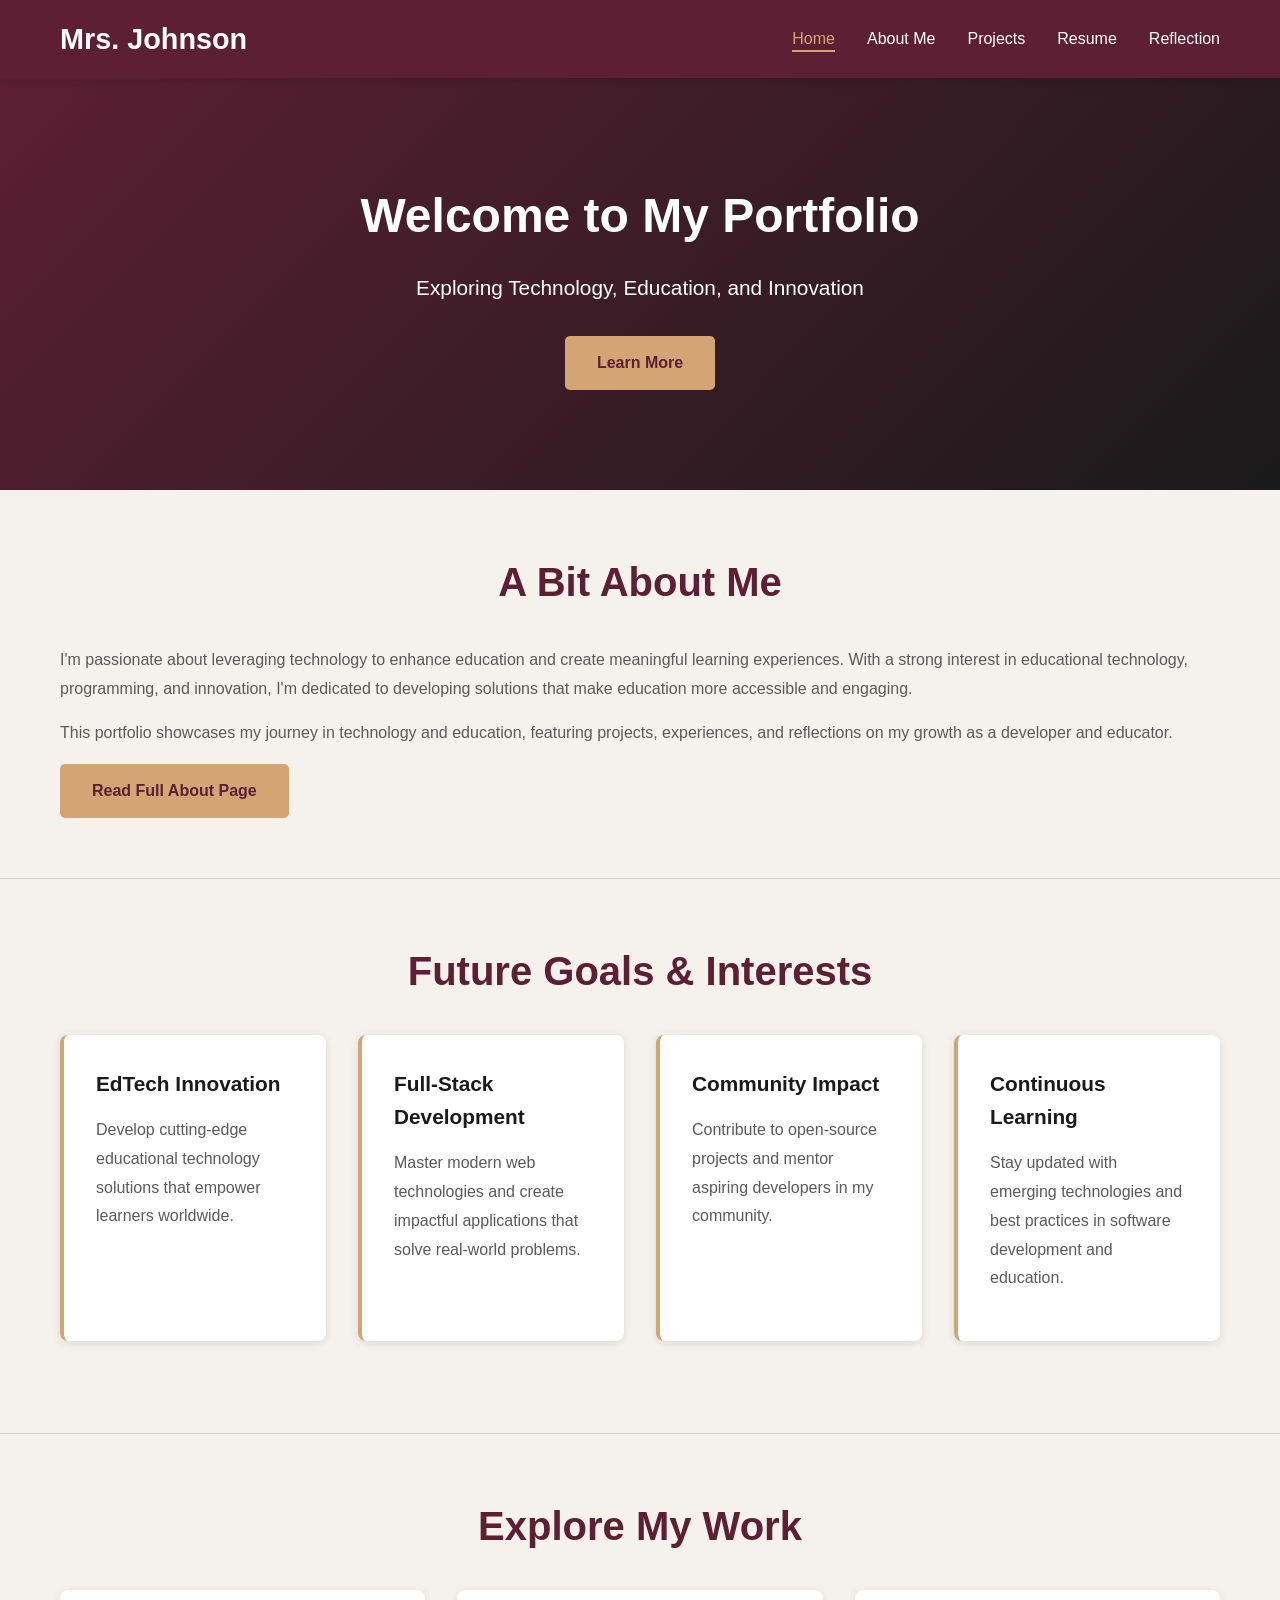
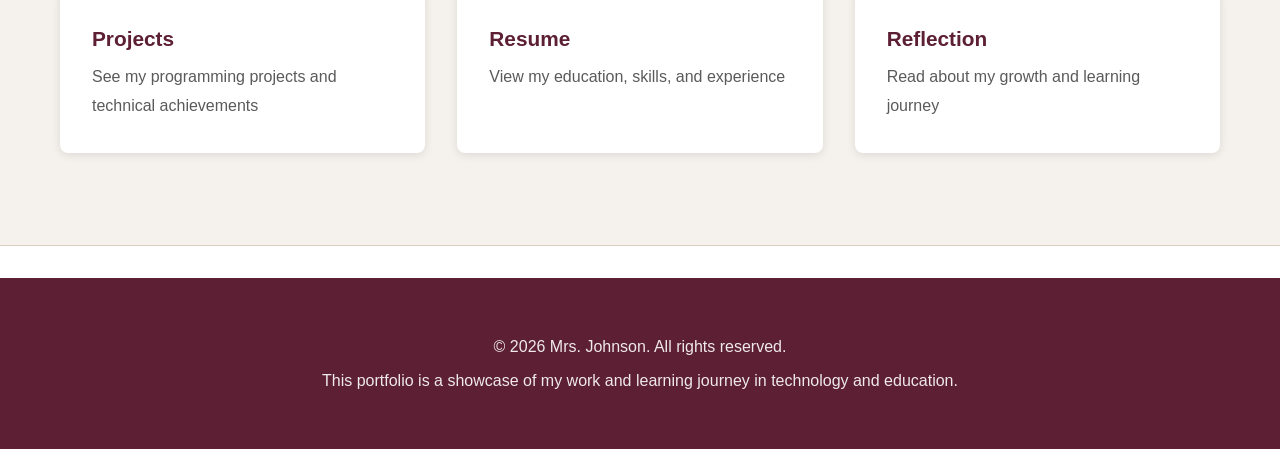
<file: index.html>
<!DOCTYPE html>
<html lang="en">
<head>
    <meta charset="UTF-8">
    <meta name="viewport" content="width=device-width, initial-scale=1.0">
    <title>Mrs. Johnson - EdTech Portfolio</title>
    <link rel="stylesheet" href="styles.css">
</head>
<body>
    <nav class="navbar">
        <div class="container">
            <div class="logo">Mrs. Johnson</div>
            <ul class="nav-links">
                <li><a href="index.html" class="active">Home</a></li>
                <li><a href="about.html">About Me</a></li>
                <li><a href="projects.html">Projects</a></li>
                <li><a href="resume.html">Resume</a></li>
                <li><a href="reflection.html">Reflection</a></li>
            </ul>
        </div>
    </nav>

    <header class="hero">
        <div class="hero-content">
            <h1>Welcome to My Portfolio</h1>
            <p>Exploring Technology, Education, and Innovation</p>
            <a href="#about-preview" class="cta-button">Learn More</a>
        </div>
    </header>

    <section id="about-preview" class="preview-section">
        <div class="container">
            <h2>A Bit About Me</h2>
            <p>
                I'm passionate about leveraging technology to enhance education and create meaningful learning experiences. 
                With a strong interest in educational technology, programming, and innovation, I'm dedicated to developing 
                solutions that make education more accessible and engaging.
            </p>
            <p>
                This portfolio showcases my journey in technology and education, featuring projects, experiences, and reflections 
                on my growth as a developer and educator.
            </p>
            <a href="about.html" class="btn">Read Full About Page</a>
        </div>
    </section>

    <section class="goals-section">
        <div class="container">
            <h2>Future Goals & Interests</h2>
            <div class="goals-grid">
                <div class="goal-card">
                    <h3>EdTech Innovation</h3>
                    <p>Develop cutting-edge educational technology solutions that empower learners worldwide.</p>
                </div>
                <div class="goal-card">
                    <h3>Full-Stack Development</h3>
                    <p>Master modern web technologies and create impactful applications that solve real-world problems.</p>
                </div>
                <div class="goal-card">
                    <h3>Community Impact</h3>
                    <p>Contribute to open-source projects and mentor aspiring developers in my community.</p>
                </div>
                <div class="goal-card">
                    <h3>Continuous Learning</h3>
                    <p>Stay updated with emerging technologies and best practices in software development and education.</p>
                </div>
            </div>
        </div>
    </section>

    <section class="quick-nav">
        <div class="container">
            <h2>Explore My Work</h2>
            <div class="quick-nav-links">
                <a href="projects.html" class="quick-link">
                    <h3>Projects</h3>
                    <p>See my programming projects and technical achievements</p>
                </a>
                <a href="resume.html" class="quick-link">
                    <h3>Resume</h3>
                    <p>View my education, skills, and experience</p>
                </a>
                <a href="reflection.html" class="quick-link">
                    <h3>Reflection</h3>
                    <p>Read about my growth and learning journey</p>
                </a>
            </div>
        </div>
    </section>

    <footer>
        <div class="container">
            <p>&copy; 2026 Mrs. Johnson. All rights reserved.</p>
            <p>This portfolio is a showcase of my work and learning journey in technology and education.</p>
        </div>
    </footer>
</body>
</html>
</file>
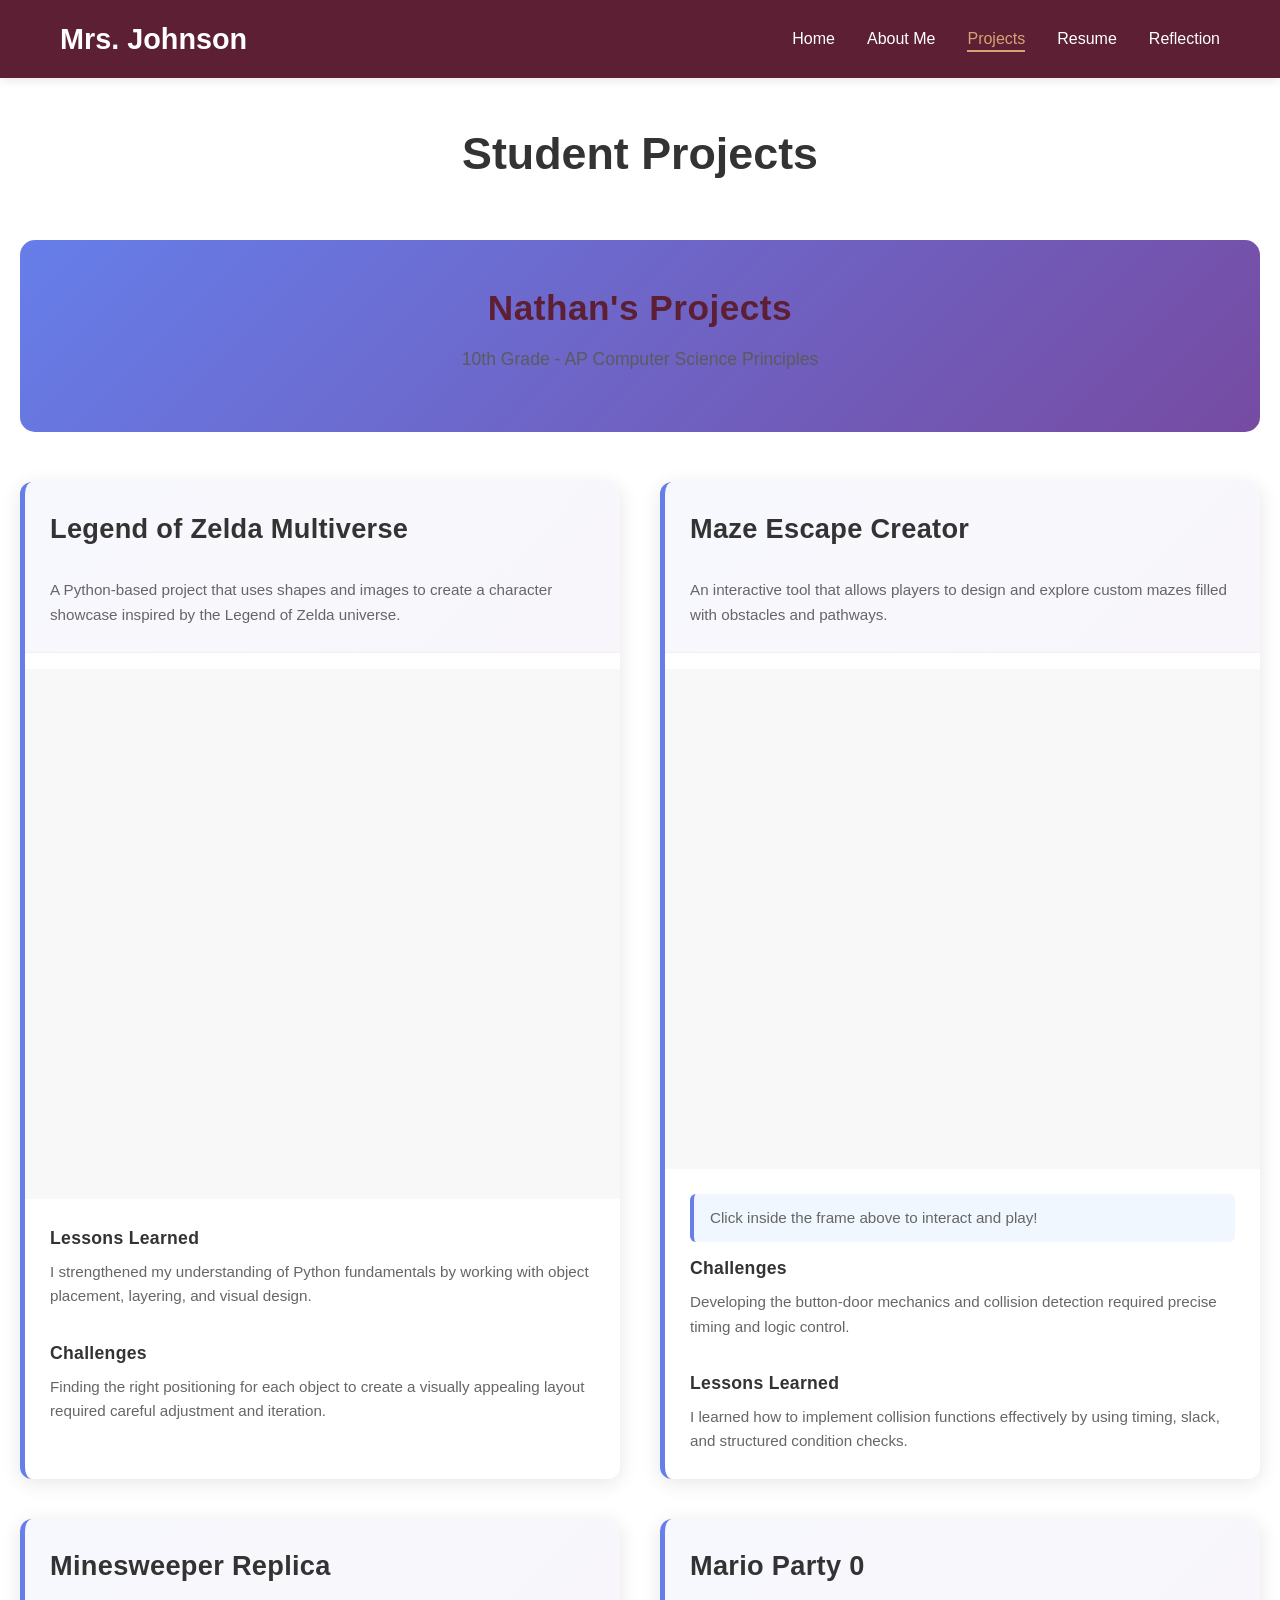
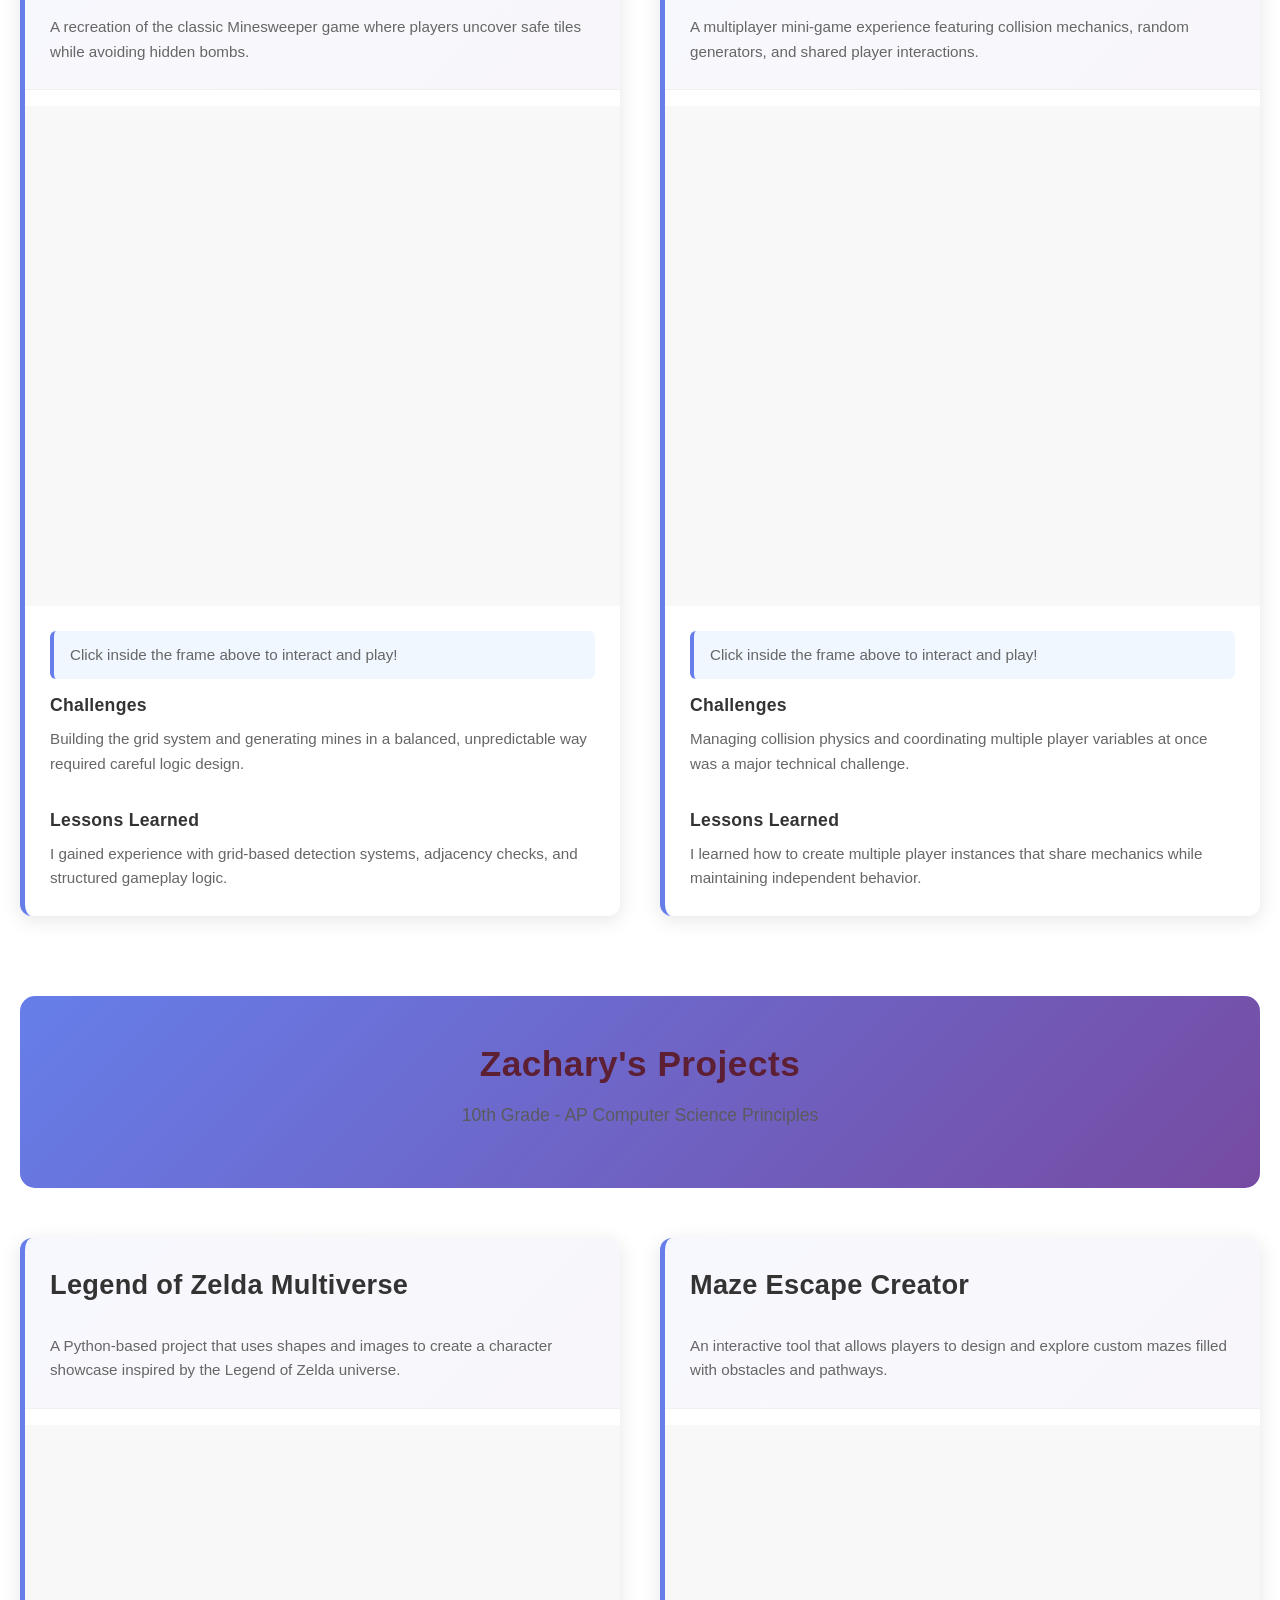
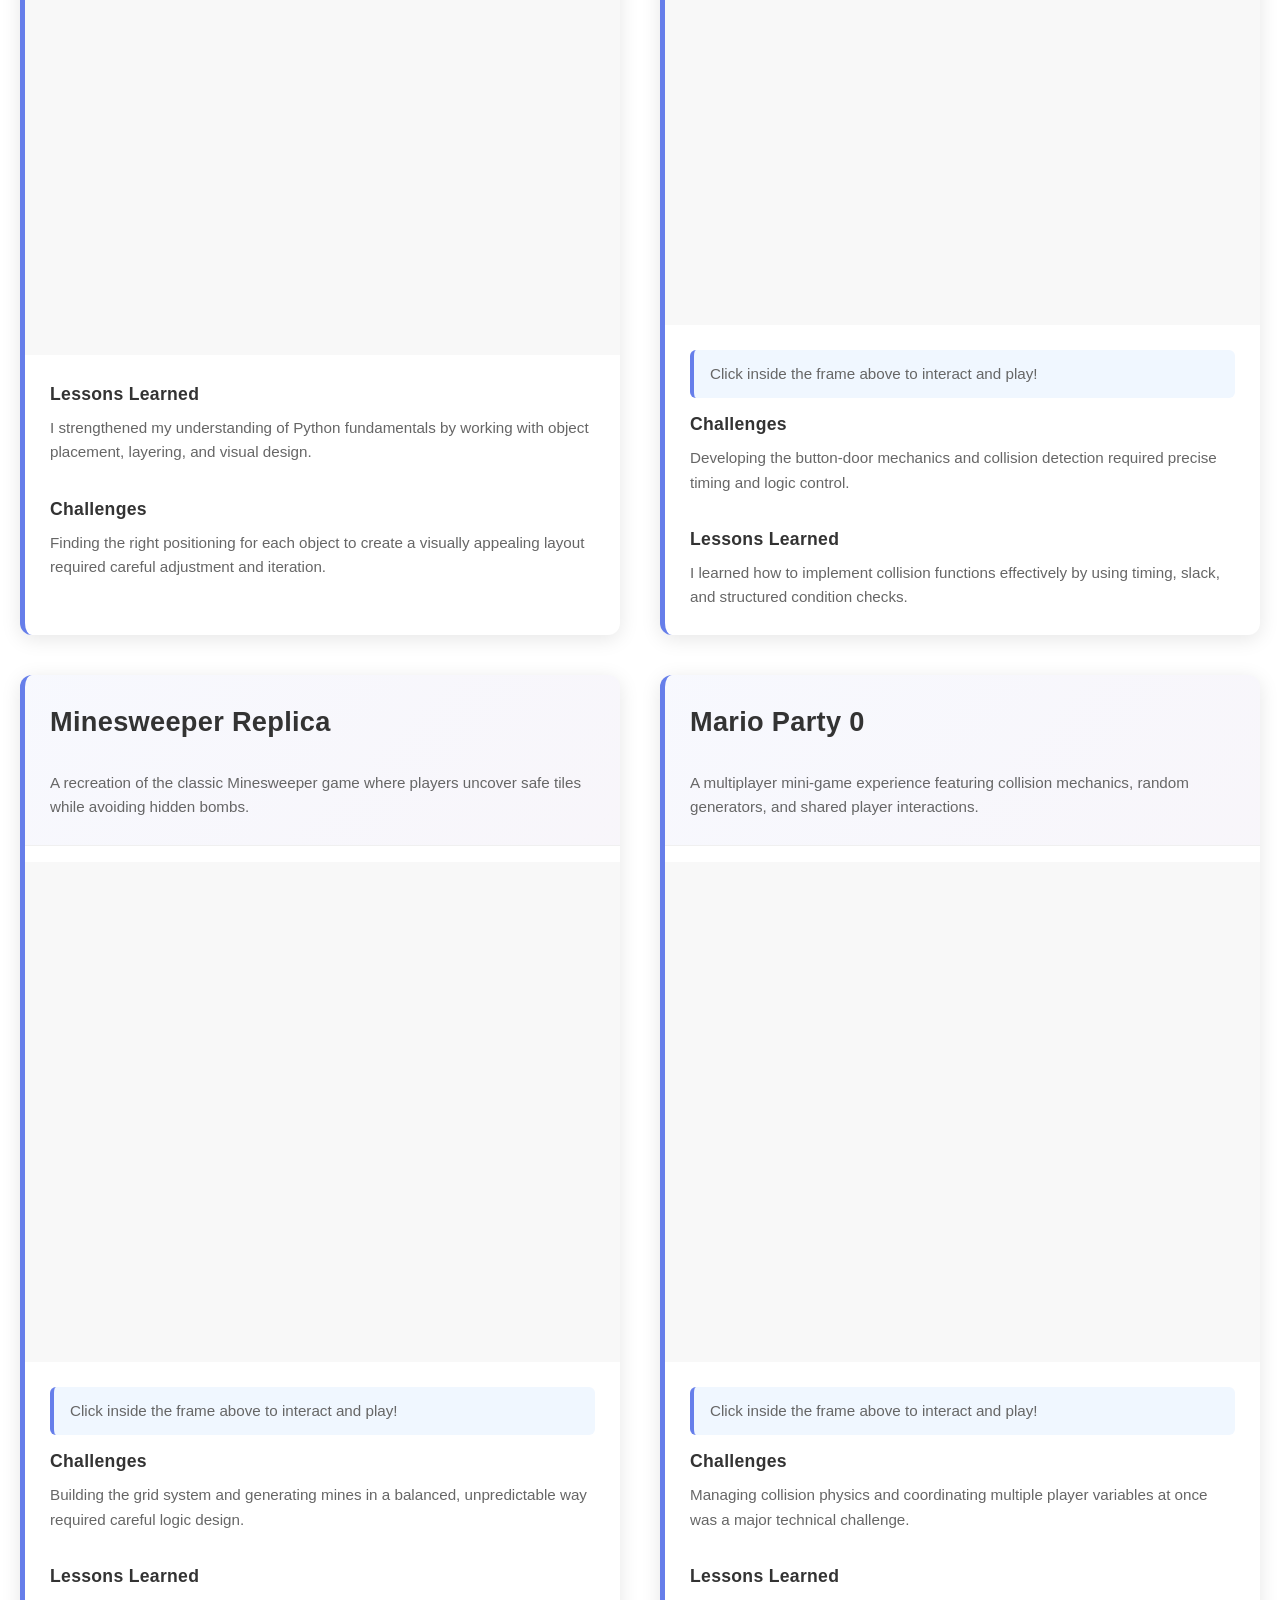
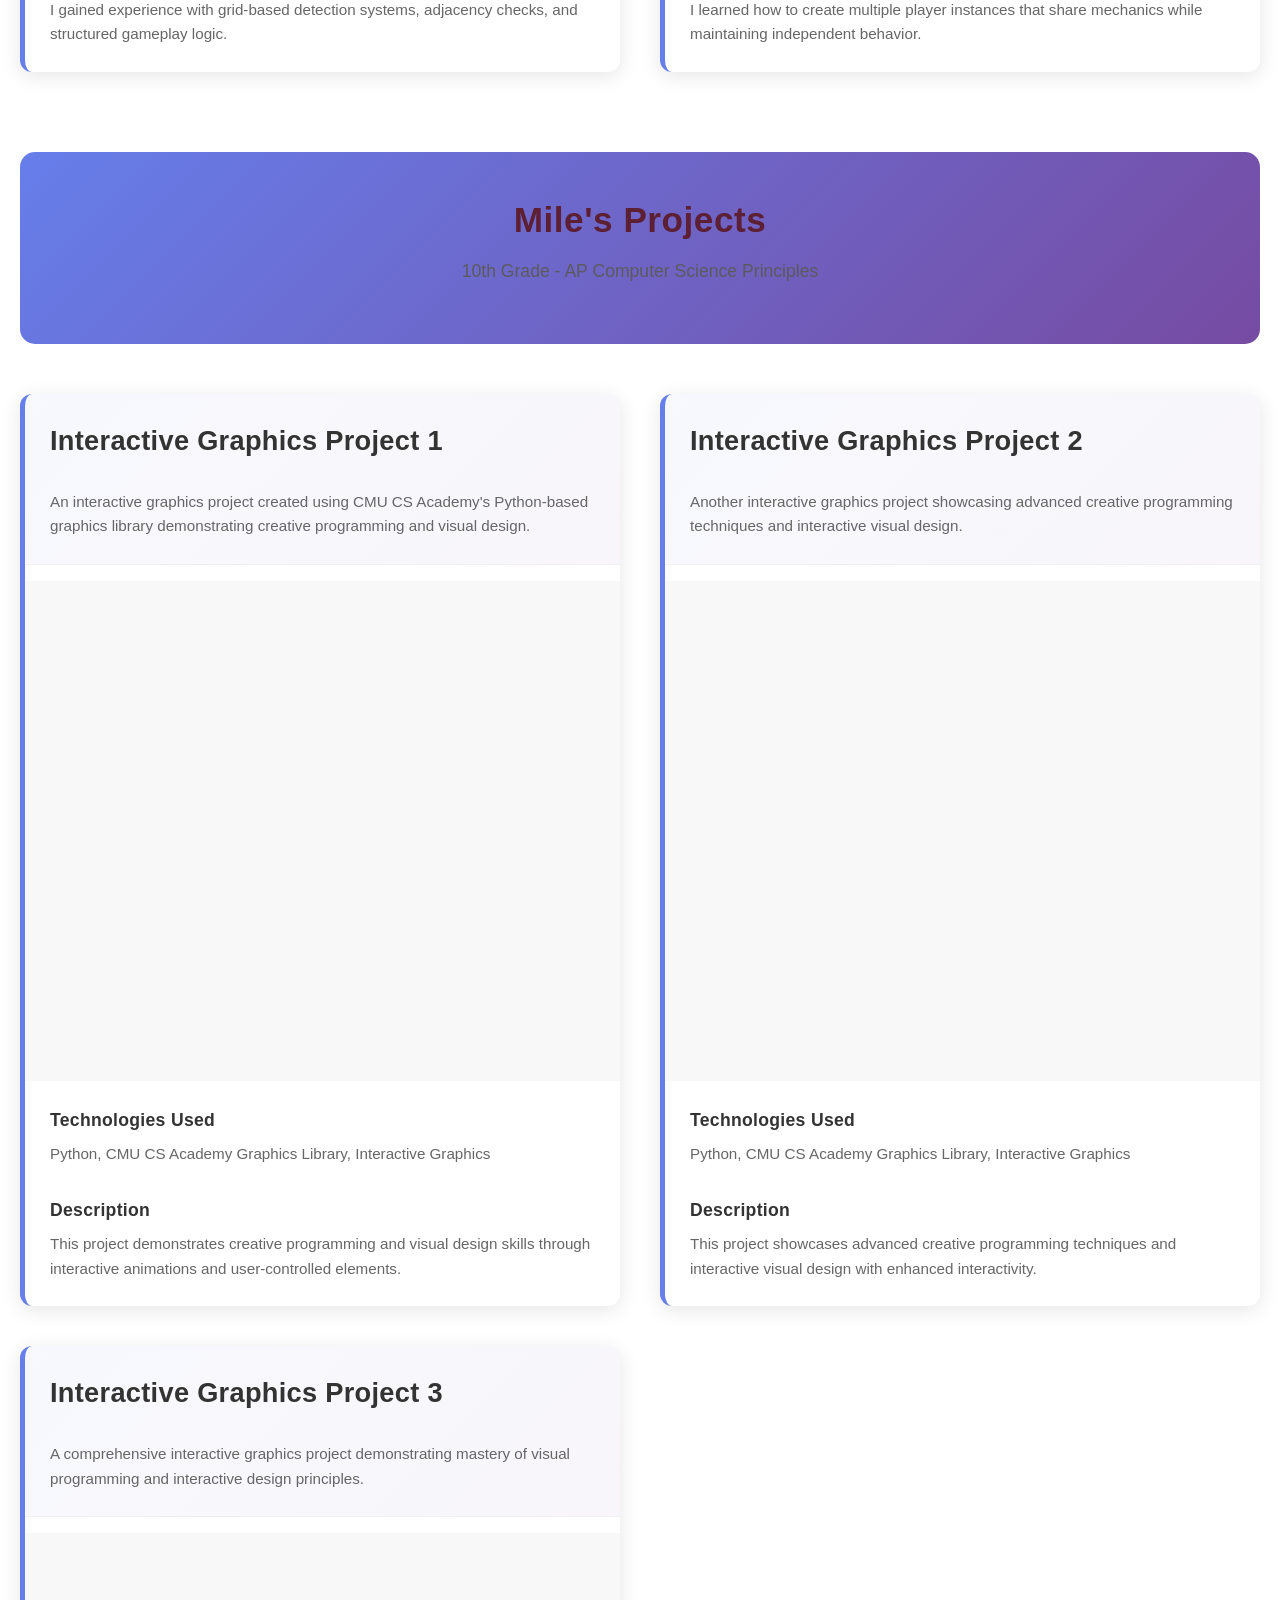
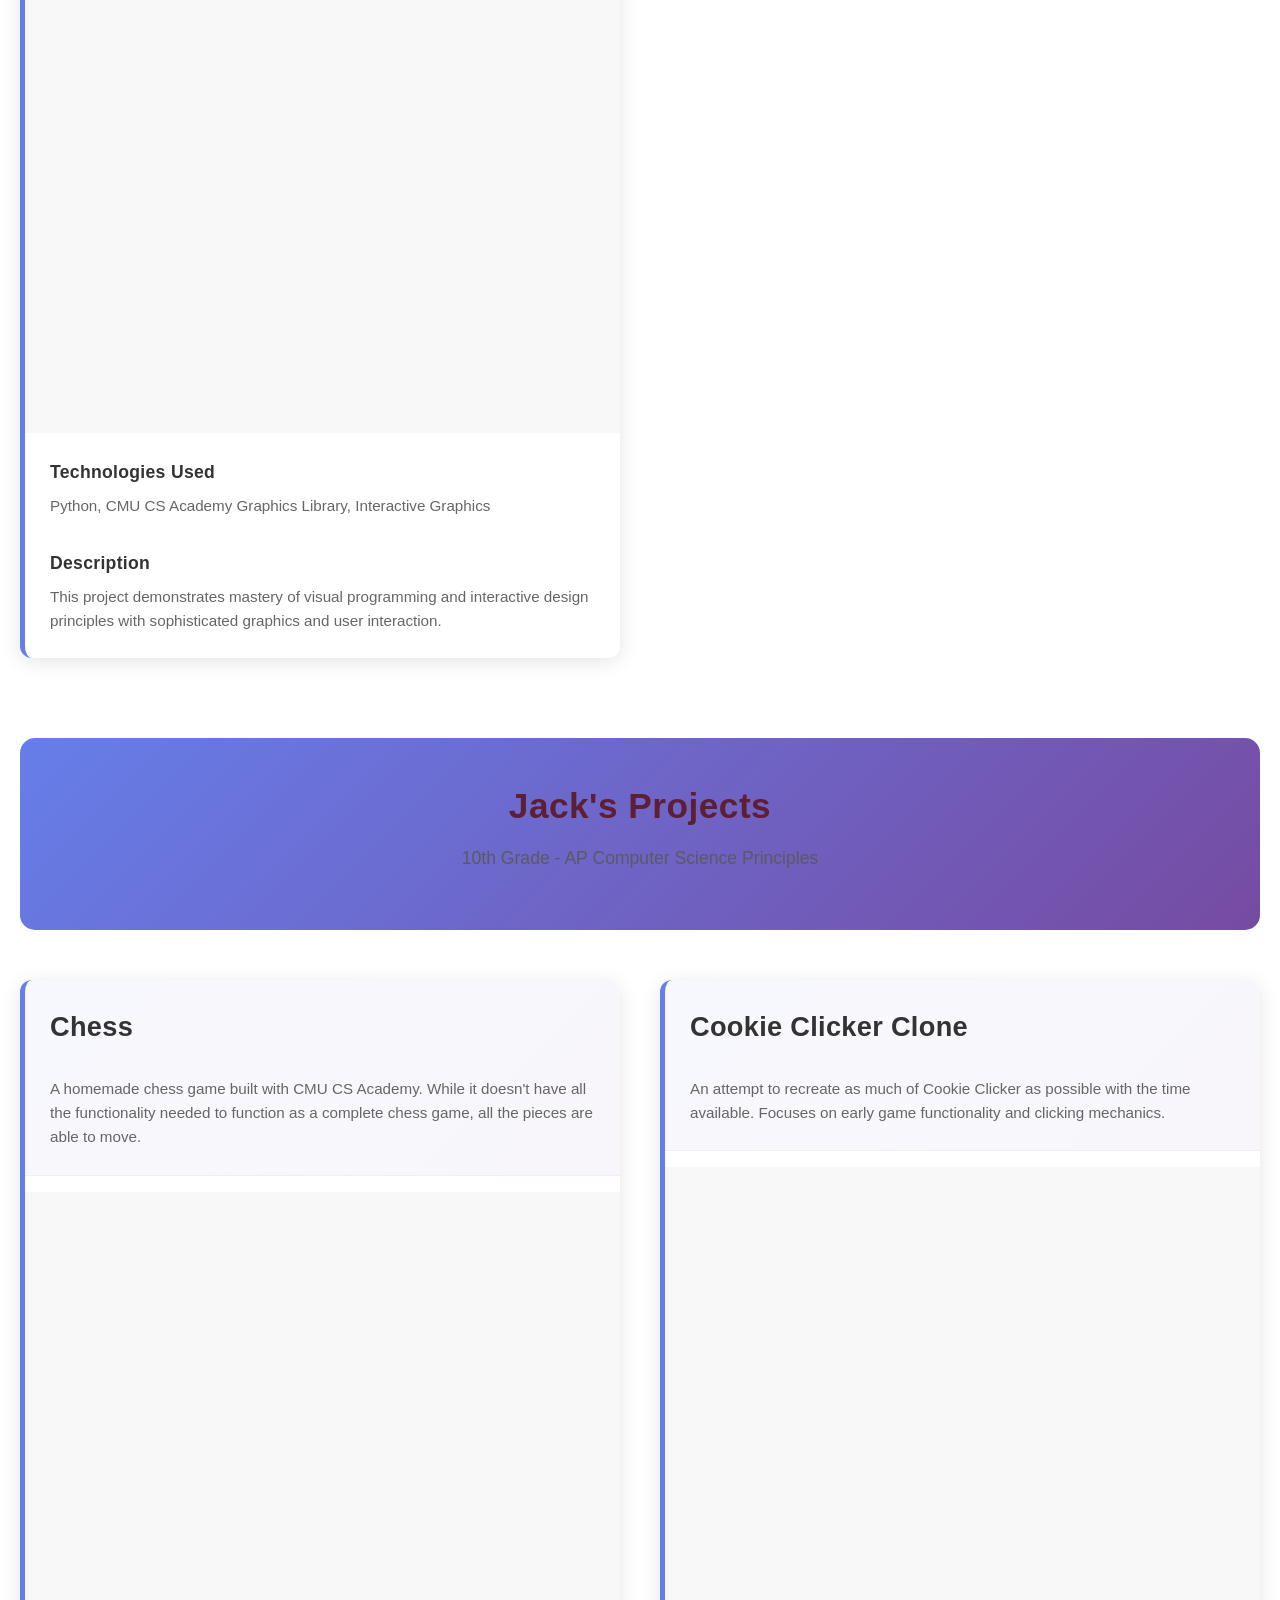
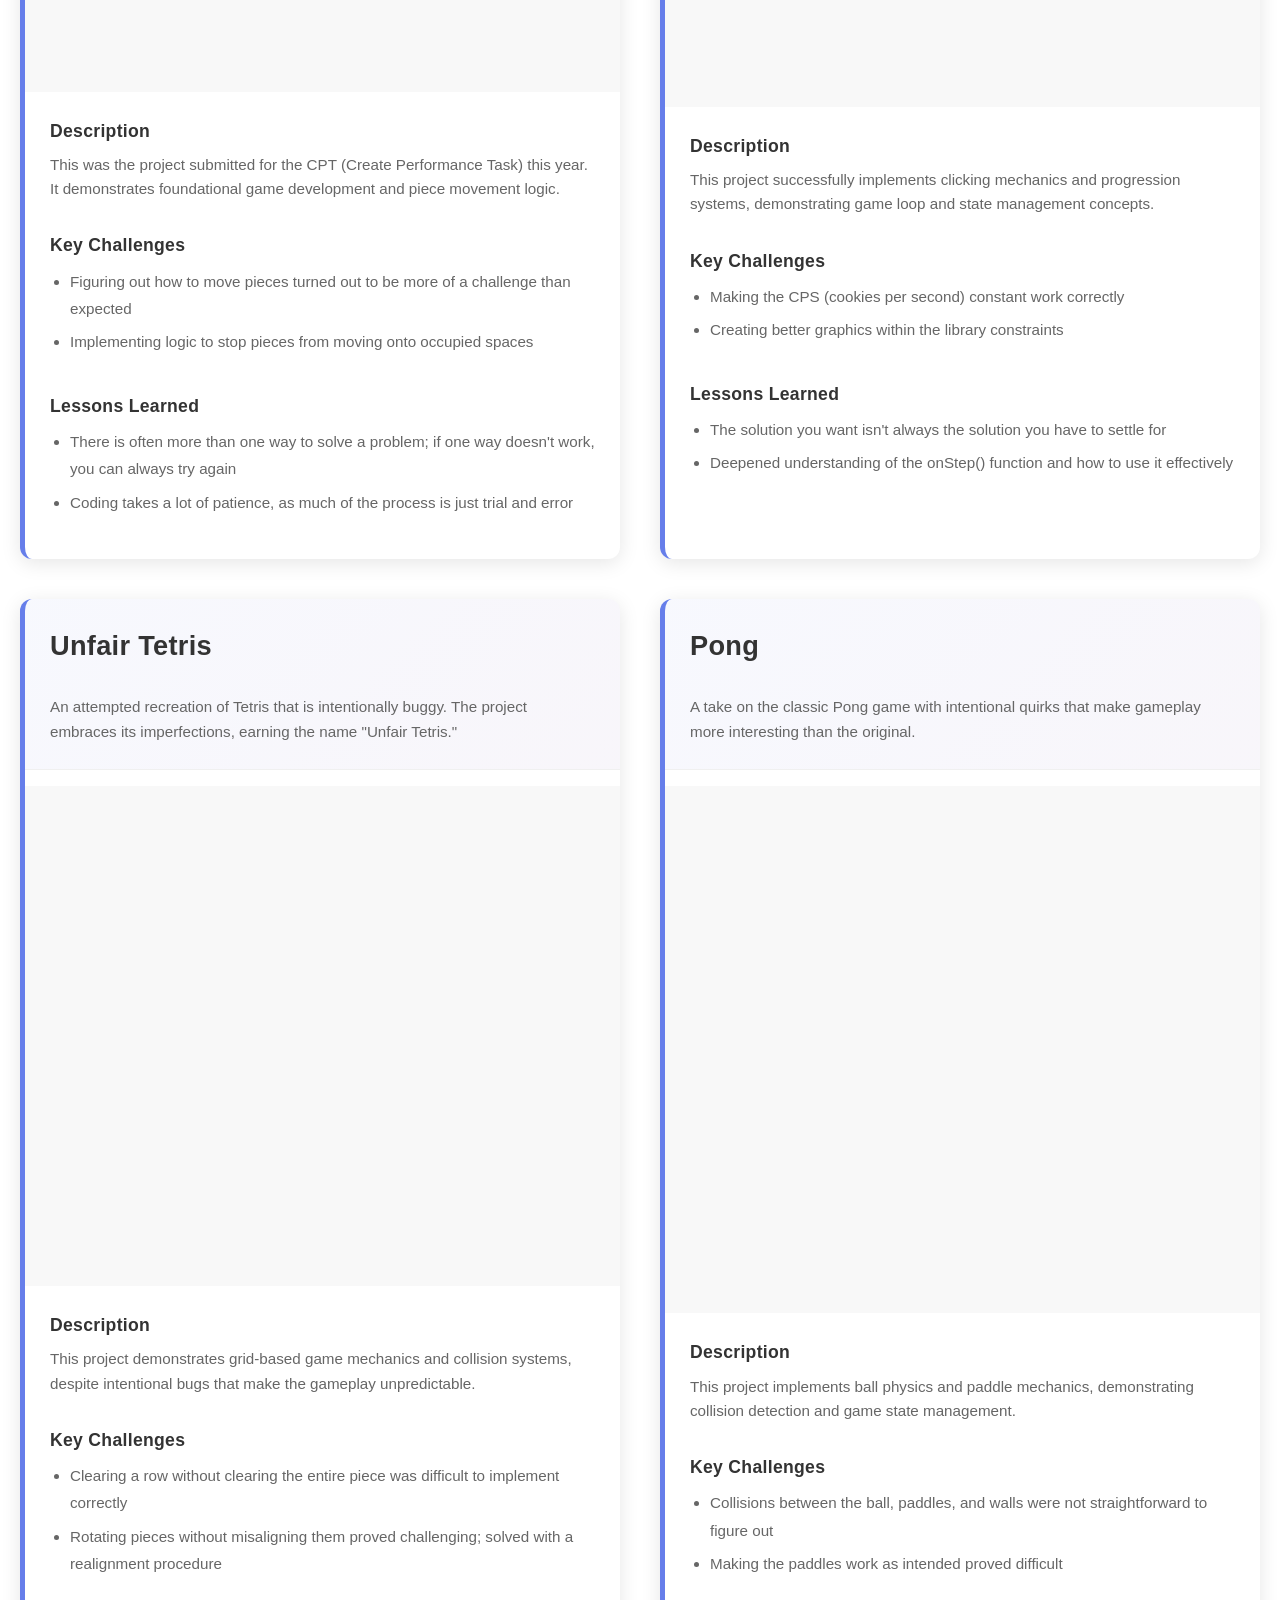
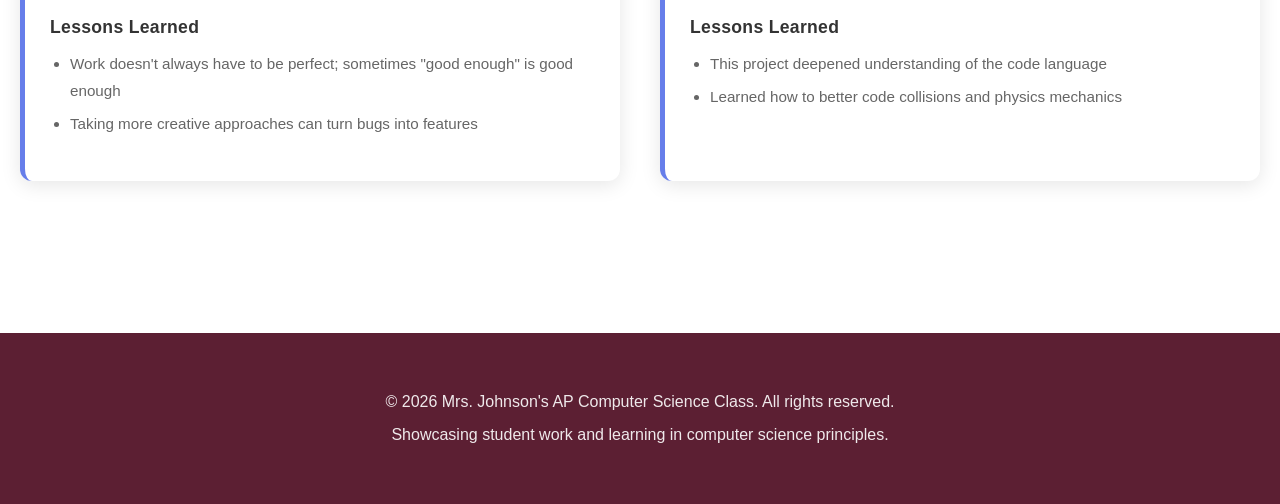
<file: projects.html>
<!DOCTYPE html>
<html lang="en">
<head>
    <meta charset="UTF-8">
    <meta name="viewport" content="width=device-width, initial-scale=1.0">
    <title>Student Projects - AP Computer Science</title>
    <link rel="stylesheet" href="styles.css">
    <style>
        /* Enhanced Project Page Styling */
        main {
            max-width: 1400px;
            margin: 0 auto;
            padding: 40px 20px;
        }

        main > h1 {
            text-align: center;
            font-size: 2.8rem;
            margin-bottom: 50px;
            color: #333;
            font-weight: 700;
        }

        /* Student Section Styling */
        .student-section {
            margin-bottom: 80px;
        }

        .student-header {
            text-align: center;
            margin-bottom: 50px;
            padding: 40px 20px;
            background: linear-gradient(135deg, #667eea 0%, #764ba2 100%);
            border-radius: 15px;
            color: white;
        }

        .student-header h2 {
            font-size: 2.2rem;
            margin-bottom: 8px;
            font-weight: 700;
            letter-spacing: 0.5px;
        }

        .student-header p {
            font-size: 1.1rem;
            opacity: 0.95;
            font-weight: 300;
        }

        /* Projects Grid */
        .projects-grid {
            display: grid;
            grid-template-columns: repeat(auto-fit, minmax(520px, 1fr));
            gap: 40px;
            margin-bottom: 60px;
        }

        .project {
            background: white;
            border-radius: 12px;
            overflow: hidden;
            box-shadow: 0 4px 20px rgba(0, 0, 0, 0.1);
            transition: all 0.3s ease;
            border-left: 5px solid #667eea;
            display: flex;
            flex-direction: column;
        }

        .project:hover {
            transform: translateY(-8px);
            box-shadow: 0 12px 35px rgba(0, 0, 0, 0.15);
            border-left-color: #764ba2;
        }

        .project-header {
            padding: 25px;
            background: linear-gradient(135deg, rgba(102, 126, 234, 0.05) 0%, rgba(118, 75, 162, 0.05) 100%);
            border-bottom: 1px solid #f0f0f0;
        }

        .project h2 {
            color: #333;
            font-size: 1.7rem;
            margin: 0 0 12px 0;
            font-weight: 700;
            letter-spacing: 0.3px;
        }

        .project > p:first-of-type {
            color: #666;
            font-size: 0.95rem;
            margin: 0;
            line-height: 1.6;
            font-weight: 300;
        }

        .game-container {
            width: 100%;
            height: 500px;
            background: #f8f8f8;
            flex-grow: 1;
            overflow: hidden;
        }

        .game-container iframe {
            width: 100%;
            height: 100%;
            border: none;
        }

        .project-content {
            padding: 25px;
            flex-grow: 1;
            display: flex;
            flex-direction: column;
        }

        .game-tip {
            background: #f0f7ff;
            padding: 12px 16px;
            border-radius: 6px;
            font-size: 0.9rem;
            color: #555;
            margin-bottom: 20px;
            border-left: 4px solid #667eea;
            font-weight: 300;
        }

        .project h3 {
            color: #333;
            font-size: 1.1rem;
            margin-top: 18px;
            margin-bottom: 8px;
            font-weight: 600;
            letter-spacing: 0.3px;
        }

        .project h3:first-of-type {
            margin-top: 0;
        }

        .project p {
            color: #666;
            line-height: 1.6;
            margin-bottom: 12px;
            font-size: 0.95rem;
            font-weight: 300;
        }

        .project ul {
            color: #666;
            line-height: 1.8;
            font-size: 0.95rem;
            font-weight: 300;
            margin: 0 0 12px 0;
            padding-left: 20px;
        }

        .project ul li {
            margin-bottom: 6px;
        }

        .project p:last-child {
            margin-bottom: 0;
        }

        /* Responsive Design */
        @media (max-width: 1024px) {
            .projects-grid {
                grid-template-columns: 1fr;
            }
        }

        @media (max-width: 768px) {
            main {
                padding: 20px 15px;
            }

            main > h1 {
                font-size: 2rem;
                margin-bottom: 30px;
            }

            .student-header {
                padding: 30px 20px;
                margin-bottom: 40px;
            }

            .student-header h2 {
                font-size: 1.8rem;
            }

            .student-header p {
                font-size: 1rem;
            }

            .projects-grid {
                gap: 30px;
            }

            .game-container {
                height: 400px;
            }

            .project {
                border-radius: 10px;
            }

            .project-header,
            .project-content {
                padding: 20px;
            }

            .project h2 {
                font-size: 1.4rem;
            }
        }

        @media (max-width: 480px) {
            main {
                padding: 15px 10px;
            }

            main > h1 {
                font-size: 1.6rem;
                margin-bottom: 25px;
            }

            .student-header {
                padding: 20px 15px;
            }

            .student-header h2 {
                font-size: 1.4rem;
            }

            .student-header p {
                font-size: 0.95rem;
            }

            .projects-grid {
                gap: 20px;
            }

            .game-container {
                height: 300px;
            }

            .project-header,
            .project-content {
                padding: 15px;
            }

            .project h2 {
                font-size: 1.2rem;
            }

            .project h3 {
                font-size: 1rem;
            }
        }
    </style>
</head>
<body>
    <nav class="navbar">
        <div class="container">
            <div class="logo">Mrs. Johnson</div>
            <ul class="nav-links">
                <li><a href="index.html">Home</a></li>
                <li><a href="about.html">About Me</a></li>
                <li><a href="projects.html" class="active">Projects</a></li>
                <li><a href="resume.html">Resume</a></li>
                <li><a href="reflection.html">Reflection</a></li>
            </ul>
        </div>
    </nav>

    <main>
        <h1>Student Projects</h1>

        <!-- Nathan's Projects Section -->
        <section class="student-section">
            <div class="student-header">
                <h2>Nathan's Projects</h2>
                <p>10th Grade - AP Computer Science Principles</p>
            </div>

            <div class="projects-grid">
                <section class="project">
                    <div class="project-header">
                        <h2>Legend of Zelda Multiverse</h2>
                        <p>A Python-based project that uses shapes and images to create a character showcase inspired by the Legend of Zelda universe.</p>
                    </div>
                    <div class="game-container">
                        <iframe src="https://academy.cs.cmu.edu/sharing/cornflowerBlueChicken439105/embed"
                                title="Legend of Zelda Multiverse Game"></iframe>
                    </div>
                    <div class="project-content">
                        <h3>Lessons Learned</h3>
                        <p>I strengthened my understanding of Python fundamentals by working with object placement, layering, and visual design.</p>

                        <h3>Challenges</h3>
                        <p>Finding the right positioning for each object to create a visually appealing layout required careful adjustment and iteration.</p>
                    </div>
                </section>

                <section class="project">
                    <div class="project-header">
                        <h2>Maze Escape Creator</h2>
                        <p>An interactive tool that allows players to design and explore custom mazes filled with obstacles and pathways.</p>
                    </div>
                    <div class="game-container">
                        <iframe src="https://academy.cs.cmu.edu/sharing/azureFish930027/embed"
                                title="Maze Escape Creator Game"></iframe>
                    </div>
                    <div class="project-content">
                        <p class="game-tip">Click inside the frame above to interact and play!</p>

                        <h3>Challenges</h3>
                        <p>Developing the button‑door mechanics and collision detection required precise timing and logic control.</p>

                        <h3>Lessons Learned</h3>
                        <p>I learned how to implement collision functions effectively by using timing, slack, and structured condition checks.</p>
                    </div>
                </section>

                <section class="project">
                    <div class="project-header">
                        <h2>Minesweeper Replica</h2>
                        <p>A recreation of the classic Minesweeper game where players uncover safe tiles while avoiding hidden bombs.</p>
                    </div>
                    <div class="game-container">
                        <iframe src="https://academy.cs.cmu.edu/sharing/beigeFly568650/embed"
                                title="Minesweeper Replica Game"></iframe>
                    </div>
                    <div class="project-content">
                        <p class="game-tip">Click inside the frame above to interact and play!</p>

                        <h3>Challenges</h3>
                        <p>Building the grid system and generating mines in a balanced, unpredictable way required careful logic design.</p>

                        <h3>Lessons Learned</h3>
                        <p>I gained experience with grid‑based detection systems, adjacency checks, and structured gameplay logic.</p>
                    </div>
                </section>

                <section class="project">
                    <div class="project-header">
                        <h2>Mario Party 0</h2>
                        <p>A multiplayer mini‑game experience featuring collision mechanics, random generators, and shared player interactions.</p>
                    </div>
                    <div class="game-container">
                        <iframe src="https://academy.cs.cmu.edu/sharing/slateBlueCat674756/embed"
                                title="Mario Party 0 Game"></iframe>
                    </div>
                    <div class="project-content">
                        <p class="game-tip">Click inside the frame above to interact and play!</p>

                        <h3>Challenges</h3>
                        <p>Managing collision physics and coordinating multiple player variables at once was a major technical challenge.</p>

                        <h3>Lessons Learned</h3>
                        <p>I learned how to create multiple player instances that share mechanics while maintaining independent behavior.</p>
                    </div>
                </section>
            </div>
        </section>

        <!-- Zachary's Projects Section -->
        <section class="student-section">
            <div class="student-header">
                <h2>Zachary's Projects</h2>
                <p>10th Grade - AP Computer Science Principles</p>
            </div>

            <div class="projects-grid">
                <section class="project">
                    <div class="project-header">
                        <h2>Legend of Zelda Multiverse</h2>
                        <p>A Python-based project that uses shapes and images to create a character showcase inspired by the Legend of Zelda universe.</p>
                    </div>
                    <div class="game-container">
                        <iframe src="https://academy.cs.cmu.edu/sharing/cornflowerBlueChicken439105/embed"
                                title="Legend of Zelda Multiverse Game"></iframe>
                    </div>
                    <div class="project-content">
                        <h3>Lessons Learned</h3>
                        <p>I strengthened my understanding of Python fundamentals by working with object placement, layering, and visual design.</p>

                        <h3>Challenges</h3>
                        <p>Finding the right positioning for each object to create a visually appealing layout required careful adjustment and iteration.</p>
                    </div>
                </section>

                <section class="project">
                    <div class="project-header">
                        <h2>Maze Escape Creator</h2>
                        <p>An interactive tool that allows players to design and explore custom mazes filled with obstacles and pathways.</p>
                    </div>
                    <div class="game-container">
                        <iframe src="https://academy.cs.cmu.edu/sharing/azureFish930027/embed"
                                title="Maze Escape Creator Game"></iframe>
                    </div>
                    <div class="project-content">
                        <p class="game-tip">Click inside the frame above to interact and play!</p>

                        <h3>Challenges</h3>
                        <p>Developing the button‑door mechanics and collision detection required precise timing and logic control.</p>

                        <h3>Lessons Learned</h3>
                        <p>I learned how to implement collision functions effectively by using timing, slack, and structured condition checks.</p>
                    </div>
                </section>

                <section class="project">
                    <div class="project-header">
                        <h2>Minesweeper Replica</h2>
                        <p>A recreation of the classic Minesweeper game where players uncover safe tiles while avoiding hidden bombs.</p>
                    </div>
                    <div class="game-container">
                        <iframe src="https://academy.cs.cmu.edu/sharing/beigeFly568650/embed"
                                title="Minesweeper Replica Game"></iframe>
                    </div>
                    <div class="project-content">
                        <p class="game-tip">Click inside the frame above to interact and play!</p>

                        <h3>Challenges</h3>
                        <p>Building the grid system and generating mines in a balanced, unpredictable way required careful logic design.</p>

                        <h3>Lessons Learned</h3>
                        <p>I gained experience with grid‑based detection systems, adjacency checks, and structured gameplay logic.</p>
                    </div>
                </section>

                <section class="project">
                    <div class="project-header">
                        <h2>Mario Party 0</h2>
                        <p>A multiplayer mini‑game experience featuring collision mechanics, random generators, and shared player interactions.</p>
                    </div>
                    <div class="game-container">
                        <iframe src="https://academy.cs.cmu.edu/sharing/slateBlueCat674756/embed"
                                title="Mario Party 0 Game"></iframe>
                    </div>
                    <div class="project-content">
                        <p class="game-tip">Click inside the frame above to interact and play!</p>

                        <h3>Challenges</h3>
                        <p>Managing collision physics and coordinating multiple player variables at once was a major technical challenge.</p>

                        <h3>Lessons Learned</h3>
                        <p>I learned how to create multiple player instances that share mechanics while maintaining independent behavior.</p>
                    </div>
                </section>
            </div>
        </section>

        <!-- Mile's Projects Section -->
        <section class="student-section">
            <div class="student-header">
                <h2>Mile's Projects</h2>
                <p>10th Grade - AP Computer Science Principles</p>
            </div>

            <div class="projects-grid">
                <section class="project">
                    <div class="project-header">
                        <h2>Interactive Graphics Project 1</h2>
                        <p>An interactive graphics project created using CMU CS Academy's Python-based graphics library demonstrating creative programming and visual design.</p>
                    </div>
                    <div class="game-container">
                        <iframe src="https://academy.cs.cmu.edu/sharing/tanDeer948986/embed"
                                title="Interactive Graphics Project 1"></iframe>
                    </div>
                    <div class="project-content">
                        <h3>Technologies Used</h3>
                        <p>Python, CMU CS Academy Graphics Library, Interactive Graphics</p>

                        <h3>Description</h3>
                        <p>This project demonstrates creative programming and visual design skills through interactive animations and user-controlled elements.</p>
                    </div>
                </section>

                <section class="project">
                    <div class="project-header">
                        <h2>Interactive Graphics Project 2</h2>
                        <p>Another interactive graphics project showcasing advanced creative programming techniques and interactive visual design.</p>
                    </div>
                    <div class="game-container">
                        <iframe src="https://academy.cs.cmu.edu/sharing/skyBlueMouse756074/embed"
                                title="Interactive Graphics Project 2"></iframe>
                    </div>
                    <div class="project-content">
                        <h3>Technologies Used</h3>
                        <p>Python, CMU CS Academy Graphics Library, Interactive Graphics</p>

                        <h3>Description</h3>
                        <p>This project showcases advanced creative programming techniques and interactive visual design with enhanced interactivity.</p>
                    </div>
                </section>

                <section class="project">
                    <div class="project-header">
                        <h2>Interactive Graphics Project 3</h2>
                        <p>A comprehensive interactive graphics project demonstrating mastery of visual programming and interactive design principles.</p>
                    </div>
                    <div class="game-container">
                        <iframe src="https://academy.cs.cmu.edu/sharing/powderBlueGoldfish460011/embed"
                                title="Interactive Graphics Project 3"></iframe>
                    </div>
                    <div class="project-content">
                        <h3>Technologies Used</h3>
                        <p>Python, CMU CS Academy Graphics Library, Interactive Graphics</p>

                        <h3>Description</h3>
                        <p>This project demonstrates mastery of visual programming and interactive design principles with sophisticated graphics and user interaction.</p>
                    </div>
                </section>
            </div>
        </section>

        <!-- Jack's Projects Section -->
        <section class="student-section">
            <div class="student-header">
                <h2>Jack's Projects</h2>
                <p>10th Grade - AP Computer Science Principles</p>
            </div>

            <div class="projects-grid">
                <section class="project">
                    <div class="project-header">
                        <h2>Chess</h2>
                        <p>A homemade chess game built with CMU CS Academy. While it doesn't have all the functionality needed to function as a complete chess game, all the pieces are able to move.</p>
                    </div>
                    <div class="game-container">
                        <iframe src="https://academy.cs.cmu.edu/sharing/greyMouse241089/embed"
                                title="Chess Game"></iframe>
                    </div>
                    <div class="project-content">
                        <h3>Description</h3>
                        <p>This was the project submitted for the CPT (Create Performance Task) this year. It demonstrates foundational game development and piece movement logic.</p>

                        <h3>Key Challenges</h3>
                        <ul>
                            <li>Figuring out how to move pieces turned out to be more of a challenge than expected</li>
                            <li>Implementing logic to stop pieces from moving onto occupied spaces</li>
                        </ul>

                        <h3>Lessons Learned</h3>
                        <ul>
                            <li>There is often more than one way to solve a problem; if one way doesn't work, you can always try again</li>
                            <li>Coding takes a lot of patience, as much of the process is just trial and error</li>
                        </ul>
                    </div>
                </section>

                <section class="project">
                    <div class="project-header">
                        <h2>Cookie Clicker Clone</h2>
                        <p>An attempt to recreate as much of Cookie Clicker as possible with the time available. Focuses on early game functionality and clicking mechanics.</p>
                    </div>
                    <div class="game-container">
                        <iframe src="https://academy.cs.cmu.edu/sharing/violetZebra089455/embed"
                                title="Cookie Clicker Game"></iframe>
                    </div>
                    <div class="project-content">
                        <h3>Description</h3>
                        <p>This project successfully implements clicking mechanics and progression systems, demonstrating game loop and state management concepts.</p>

                        <h3>Key Challenges</h3>
                        <ul>
                            <li>Making the CPS (cookies per second) constant work correctly</li>
                            <li>Creating better graphics within the library constraints</li>
                        </ul>

                        <h3>Lessons Learned</h3>
                        <ul>
                            <li>The solution you want isn't always the solution you have to settle for</li>
                            <li>Deepened understanding of the onStep() function and how to use it effectively</li>
                        </ul>
                    </div>
                </section>

                <section class="project">
                    <div class="project-header">
                        <h2>Unfair Tetris</h2>
                        <p>An attempted recreation of Tetris that is intentionally buggy. The project embraces its imperfections, earning the name "Unfair Tetris."</p>
                    </div>
                    <div class="game-container">
                        <iframe src="https://academy.cs.cmu.edu/sharing/blackBee101759/embed"
                                title="Unfair Tetris Game"></iframe>
                    </div>
                    <div class="project-content">
                        <h3>Description</h3>
                        <p>This project demonstrates grid-based game mechanics and collision systems, despite intentional bugs that make the gameplay unpredictable.</p>

                        <h3>Key Challenges</h3>
                        <ul>
                            <li>Clearing a row without clearing the entire piece was difficult to implement correctly</li>
                            <li>Rotating pieces without misaligning them proved challenging; solved with a realignment procedure</li>
                        </ul>

                        <h3>Lessons Learned</h3>
                        <ul>
                            <li>Work doesn't always have to be perfect; sometimes "good enough" is good enough</li>
                            <li>Taking more creative approaches can turn bugs into features</li>
                        </ul>
                    </div>
                </section>

                <section class="project">
                    <div class="project-header">
                        <h2>Pong</h2>
                        <p>A take on the classic Pong game with intentional quirks that make gameplay more interesting than the original.</p>
                    </div>
                    <div class="game-container">
                        <iframe src="https://academy.cs.cmu.edu/sharing/snowTiger676331/embed"
                                title="Pong Game"></iframe>
                    </div>
                    <div class="project-content">
                        <h3>Description</h3>
                        <p>This project implements ball physics and paddle mechanics, demonstrating collision detection and game state management.</p>

                        <h3>Key Challenges</h3>
                        <ul>
                            <li>Collisions between the ball, paddles, and walls were not straightforward to figure out</li>
                            <li>Making the paddles work as intended proved difficult</li>
                        </ul>

                        <h3>Lessons Learned</h3>
                        <ul>
                            <li>This project deepened understanding of the code language</li>
                            <li>Learned how to better code collisions and physics mechanics</li>
                        </ul>
                    </div>
                </section>
            </div>
        </section>
    </main>

    <footer>
        <div class="container">
            <p>&copy; 2026 Mrs. Johnson's AP Computer Science Class. All rights reserved.</p>
            <p>Showcasing student work and learning in computer science principles.</p>
        </div>
    </footer>
</body>
</html>
</file>
<file: styles.css>
/* ===============================================
   GLOBAL STYLES & VARIABLES
   =============================================== */

* {
    margin: 0;
    padding: 0;
    box-sizing: border-box;
}

:root {
    --primary-color: #5c1f33;        /* Deep burgundy - navigation, headers, footers */
    --secondary-color: #1a1a1a;      /* Black - subheadings, accents */
    --accent-color: #d4a574;         /* Beige - highlights, buttons, accents */
    --light-bg: #f5f1ed;             /* Light beige - background sections */
    --text-color: #2b2b2b;           /* Dark gray - main text */
    --text-light: #5a5a5a;           /* Medium gray - secondary text */
    --border-color: #d9cfc5;         /* Soft beige-gray - borders */
    --success-color: #7a4d5f;        /* Muted burgundy - status badges */
    --shadow: 0 2px 10px rgba(0, 0, 0, 0.1);
    --transition: all 0.3s ease;
}

body {
    font-family: 'Segoe UI', Tahoma, Geneva, Verdana, sans-serif;
    line-height: 1.6;
    color: var(--text-color);
    background-color: #fff;
}

.container {
    max-width: 1200px;
    margin: 0 auto;
    padding: 0 20px;
}

/* ===============================================
   NAVIGATION BAR
   =============================================== */

.navbar {
    background-color: var(--primary-color);
    padding: 1rem 0;
    position: sticky;
    top: 0;
    z-index: 100;
    box-shadow: var(--shadow);
}

.navbar .container {
    display: flex;
    justify-content: space-between;
    align-items: center;
}

.logo {
    font-size: 1.8rem;
    font-weight: bold;
    color: white;
    text-decoration: none;
}

.nav-links {
    display: flex;
    list-style: none;
    gap: 2rem;
}

.nav-links a {
    color: white;
    text-decoration: none;
    font-weight: 500;
    transition: var(--transition);
    position: relative;
}

.nav-links a:hover,
.nav-links a.active {
    color: var(--accent-color);
}

.nav-links a.active::after {
    content: '';
    position: absolute;
    bottom: -5px;
    left: 0;
    width: 100%;
    height: 2px;
    background-color: var(--accent-color);
}

/* ===============================================
   HERO SECTION
   =============================================== */

.hero {
    background: linear-gradient(135deg, var(--primary-color) 0%, var(--secondary-color) 100%);
    color: white;
    padding: 100px 20px;
    text-align: center;
}

.hero-content h1 {
    font-size: 3rem;
    margin-bottom: 1rem;
    animation: slideDown 0.6s ease-out;
}

.hero-content p {
    font-size: 1.3rem;
    margin-bottom: 2rem;
    animation: slideUp 0.6s ease-out 0.2s both;
}

@keyframes slideDown {
    from {
        opacity: 0;
        transform: translateY(-30px);
    }
    to {
        opacity: 1;
        transform: translateY(0);
    }
}

@keyframes slideUp {
    from {
        opacity: 0;
        transform: translateY(30px);
    }
    to {
        opacity: 1;
        transform: translateY(0);
    }
}

/* ===============================================
   BUTTONS & LINKS
   =============================================== */

.cta-button,
.btn {
    display: inline-block;
    padding: 12px 30px;
    background-color: var(--accent-color);
    color: var(--primary-color);
    text-decoration: none;
    border-radius: 5px;
    font-weight: 600;
    transition: var(--transition);
    border: 2px solid var(--accent-color);
    cursor: pointer;
}

.cta-button:hover,
.btn:hover {
    background-color: var(--primary-color);
    color: var(--accent-color);
    transform: translateY(-2px);
    box-shadow: 0 5px 15px rgba(0, 0, 0, 0.2);
}

/* ===============================================
   SECTION STYLES
   =============================================== */

.preview-section,
.goals-section,
.quick-nav,
.interests-section,
.hobbies-section,
.tech-interests-section,
.values-section,
.projects-section,
.resume-section,
.reflection-section,
.stats-section,
.key-takeaways,
.future-vision {
    padding: 60px 0;
    border-bottom: 1px solid var(--border-color);
}

.preview-section:last-child,
.goals-section:last-child,
.quick-nav:last-child,
.interests-section:last-child,
.hobbies-section:last-child,
.tech-interests-section:last-child,
.values-section:last-child,
.projects-section:last-child,
.resume-section:last-child,
.reflection-section:last-child,
.stats-section:last-child,
.key-takeaways:last-child,
.future-vision:last-child {
    border-bottom: none;
}

.preview-section,
.goals-section,
.quick-nav {
    background-color: var(--light-bg);
}

main.container > section:nth-child(even) {
    background-color: var(--light-bg);
}

section h2 {
    font-size: 2.5rem;
    margin-bottom: 2rem;
    color: var(--primary-color);
    text-align: center;
}

section h3 {
    font-size: 1.3rem;
    color: var(--secondary-color);
    margin-bottom: 0.5rem;
}

section p {
    color: var(--text-light);
    margin-bottom: 1rem;
    line-height: 1.8;
}

/* ===============================================
   PAGE HEADER
   =============================================== */

.page-header {
    background: linear-gradient(135deg, var(--primary-color) 0%, var(--secondary-color) 100%);
    color: white;
    padding: 60px 20px;
    text-align: center;
}

.page-header h1 {
    font-size: 2.5rem;
    margin-bottom: 0.5rem;
}

.page-header p {
    font-size: 1.1rem;
    color: rgba(255, 255, 255, 0.9);
}

/* ===============================================
   GRID LAYOUTS
   =============================================== */

.goals-grid,
.interests-grid,
.values-grid,
.quick-nav-links,
.stats-grid {
    display: grid;
    grid-template-columns: repeat(auto-fit, minmax(250px, 1fr));
    gap: 2rem;
    margin-bottom: 2rem;
}

.goals-grid {
    grid-template-columns: repeat(auto-fit, minmax(250px, 1fr));
}

.stats-grid {
    grid-template-columns: repeat(auto-fit, minmax(180px, 1fr));
}

/* ===============================================
   CARD STYLES
   =============================================== */

.goal-card,
.interest-card,
.value-card,
.stat-card,
.takeaway-card {
    background: white;
    padding: 2rem;
    border-radius: 8px;
    box-shadow: var(--shadow);
    transition: var(--transition);
    border-left: 4px solid var(--accent-color);
}

.goal-card:hover,
.interest-card:hover,
.value-card:hover,
.stat-card:hover,
.takeaway-card:hover {
    transform: translateY(-5px);
    box-shadow: 0 5px 20px rgba(0, 0, 0, 0.15);
}

.goal-card h3,
.interest-card h3,
.value-card h3,
.stat-card h3 {
    color: var(--secondary-color);
    margin-bottom: 1rem;
}

.stat-card h3 {
    font-size: 2.5rem;
    color: var(--accent-color);
    margin-bottom: 0.5rem;
}

.stat-card p {
    font-weight: 600;
    color: var(--secondary-color);
}

/* ===============================================
   QUICK NAVIGATION LINKS
   =============================================== */

.quick-link {
    background: white;
    padding: 2rem;
    border-radius: 8px;
    text-decoration: none;
    box-shadow: var(--shadow);
    transition: var(--transition);
    display: block;
}

.quick-link:hover {
    transform: translateY(-5px);
    box-shadow: 0 5px 20px rgba(0, 0, 0, 0.15);
}

.quick-link h3 {
    color: var(--primary-color);
    margin-bottom: 0.5rem;
}

.quick-link p {
    color: var(--text-light);
    margin: 0;
}

/* ===============================================
   ABOUT PAGE STYLES
   =============================================== */

.about-section {
    text-align: center;
    margin-bottom: 3rem;
}

.about-section p {
    font-size: 1.1rem;
    max-width: 800px;
    margin: 1rem auto;
}

.hobbies-list,
.interests-list {
    list-style: none;
    max-width: 800px;
    margin: 0 auto 2rem;
}

.hobbies-list li,
.interests-list li {
    padding: 0.8rem 0;
    padding-left: 2rem;
    position: relative;
    color: var(--text-light);
}

.hobbies-list li::before,
.interests-list li::before {
    content: '✓';
    position: absolute;
    left: 0;
    color: var(--accent-color);
    font-weight: bold;
    font-size: 1.2rem;
}

.tech-category {
    background: white;
    padding: 1.5rem;
    margin-bottom: 1.5rem;
    border-radius: 8px;
    box-shadow: var(--shadow);
    max-width: 600px;
    margin-left: auto;
    margin-right: auto;
}

.tech-category h3 {
    margin-top: 0;
    border-bottom: 2px solid var(--accent-color);
    padding-bottom: 0.5rem;
}

.tech-category ul {
    list-style: none;
    display: grid;
    grid-template-columns: repeat(auto-fill, minmax(150px, 1fr));
    gap: 0.5rem;
}

.tech-category li {
    padding: 0.5rem;
    background-color: var(--light-bg);
    border-radius: 4px;
    border-left: 3px solid var(--secondary-color);
    color: var(--text-color);
}

/* ===============================================
   PROJECTS PAGE STYLES
   =============================================== */

.project-card {
    background: white;
    padding: 2rem;
    margin-bottom: 3rem;
    border-radius: 8px;
    box-shadow: var(--shadow);
    border-left: 4px solid var(--secondary-color);
}

.project-header {
    display: flex;
    justify-content: space-between;
    align-items: center;
    margin-bottom: 1rem;
    flex-wrap: wrap;
    gap: 1rem;
}

.project-header h2 {
    margin: 0;
    font-size: 1.8rem;
    color: var(--primary-color);
}

.project-status {
    background-color: var(--success-color);
    color: white;
    padding: 0.4rem 0.8rem;
    border-radius: 20px;
    font-size: 0.9rem;
    font-weight: 600;
}

.project-tech {
    background-color: var(--light-bg);
    padding: 1rem;
    border-radius: 4px;
    margin-bottom: 1.5rem;
    color: var(--text-light);
}

.project-details h3 {
    margin-top: 1.5rem;
    margin-bottom: 0.5rem;
    color: var(--secondary-color);
}

.project-details ul {
    margin-left: 2rem;
    margin-bottom: 1rem;
    color: var(--text-light);
}

.project-details li {
    margin-bottom: 0.5rem;
    line-height: 1.6;
}

.project-details strong {
    color: var(--primary-color);
}

/* ===============================================
   RESUME PAGE STYLES
   =============================================== */

.resume-item {
    background: white;
    padding: 1.5rem;
    margin-bottom: 1.5rem;
    border-radius: 8px;
    box-shadow: var(--shadow);
    border-left: 3px solid var(--accent-color);
}

.resume-header {
    display: flex;
    justify-content: space-between;
    align-items: flex-start;
    margin-bottom: 0.5rem;
    flex-wrap: wrap;
    gap: 1rem;
}

.resume-header h3 {
    margin: 0;
    color: var(--primary-color);
}

.date {
    background-color: var(--secondary-color);
    color: white;
    padding: 0.4rem 0.8rem;
    border-radius: 4px;
    font-size: 0.85rem;
    font-weight: 600;
    white-space: nowrap;
}

.institution,
.organization {
    color: var(--secondary-color);
    font-weight: 600;
    margin: 0.3rem 0;
}

.resume-item ul {
    margin: 1rem 0 0 2rem;
    color: var(--text-light);
}

.resume-item li {
    margin-bottom: 0.5rem;
    line-height: 1.6;
}

.skills-category {
    background: white;
    padding: 1.5rem;
    margin-bottom: 1.5rem;
    border-radius: 8px;
    box-shadow: var(--shadow);
}

.skills-category h3 {
    margin-top: 0;
    margin-bottom: 1rem;
    border-bottom: 2px solid var(--accent-color);
    padding-bottom: 0.5rem;
}

.skills-list {
    display: flex;
    flex-wrap: wrap;
    gap: 0.8rem;
}

.skill {
    background-color: var(--secondary-color);
    color: white;
    padding: 0.6rem 1.2rem;
    border-radius: 25px;
    font-size: 0.95rem;
    font-weight: 500;
    transition: var(--transition);
}

.skill:hover {
    background-color: var(--primary-color);
    transform: scale(1.05);
}

/* ===============================================
   REFLECTION PAGE STYLES
   =============================================== */

.reflection-content p {
    font-size: 1.05rem;
    line-height: 1.8;
    margin-bottom: 1.5rem;
    text-align: justify;
    max-width: 900px;
    margin-left: auto;
    margin-right: auto;
}

.takeaway-card {
    border-left: 4px solid var(--secondary-color);
}

.takeaway-card h3 {
    margin-top: 0;
}

.future-vision {
    text-align: center;
}

.future-vision p {
    font-size: 1.1rem;
    max-width: 800px;
    margin: 1rem auto;
}

/* ===============================================
   FOOTER
   =============================================== */

footer {
    background-color: var(--primary-color);
    color: white;
    padding: 3rem 0;
    text-align: center;
    margin-top: 2rem;
}

footer p {
    margin: 0.5rem 0;
    color: rgba(255, 255, 255, 0.9);
}

/* ===============================================
   RESPONSIVE DESIGN
   =============================================== */

@media (max-width: 1024px) {
    .goals-grid,
    .interests-grid,
    .values-grid,
    .stats-grid {
        grid-template-columns: repeat(2, 1fr);
    }

    .quick-nav-links {
        grid-template-columns: 1fr;
    }

    section h2 {
        font-size: 2rem;
    }

    .hero-content h1 {
        font-size: 2.2rem;
    }
}

@media (max-width: 768px) {
    .nav-links {
        gap: 1rem;
        font-size: 0.95rem;
    }

    .goals-grid,
    .interests-grid,
    .values-grid,
    .stats-grid {
        grid-template-columns: 1fr;
    }

    section h2 {
        font-size: 1.8rem;
    }

    .hero-content h1 {
        font-size: 1.8rem;
    }

    .hero-content p {
        font-size: 1.1rem;
    }

    .project-header,
    .resume-header {
        flex-direction: column;
        align-items: flex-start;
    }

    .project-header h2,
    .resume-header h3 {
        flex: 1;
    }

    .date,
    .project-status {
        align-self: flex-start;
    }

    .tech-category ul {
        grid-template-columns: repeat(auto-fill, minmax(120px, 1fr));
    }

    .page-header {
        padding: 40px 20px;
    }

    .page-header h1 {
        font-size: 1.8rem;
    }
}

@media (max-width: 480px) {
    .nav-links {
        gap: 0.5rem;
        font-size: 0.85rem;
    }

    .logo {
        font-size: 1.4rem;
    }

    section h2 {
        font-size: 1.5rem;
    }

    .hero-content h1 {
        font-size: 1.5rem;
    }

    .hero-content p {
        font-size: 1rem;
    }

    .goal-card,
    .interest-card,
    .value-card,
    .stat-card,
    .takeaway-card,
    .project-card,
    .resume-item,
    .skills-category {
        padding: 1rem;
    }

    .tech-category {
        padding: 1rem;
    }

    .tech-category ul {
        grid-template-columns: 1fr;
    }

    .skills-list {
        gap: 0.5rem;
    }

    .skill {
        padding: 0.5rem 1rem;
        font-size: 0.85rem;
    }

    .cta-button,
    .btn {
        padding: 10px 20px;
        font-size: 0.9rem;
    }

    .hero {
        padding: 50px 20px;
    }

    .page-header {
        padding: 30px 20px;
    }

    .page-header h1 {
        font-size: 1.5rem;
    }

    section {
        padding: 40px 0 !important;
    }

    .reflection-content p {
        font-size: 1rem;
        text-align: left;
    }
}

/* ===============================================
   UTILITY CLASSES
   =============================================== */

.text-center {
    text-align: center;
}

.margin-top {
    margin-top: 2rem;
}

.margin-bottom {
    margin-bottom: 2rem;
}
</file>
